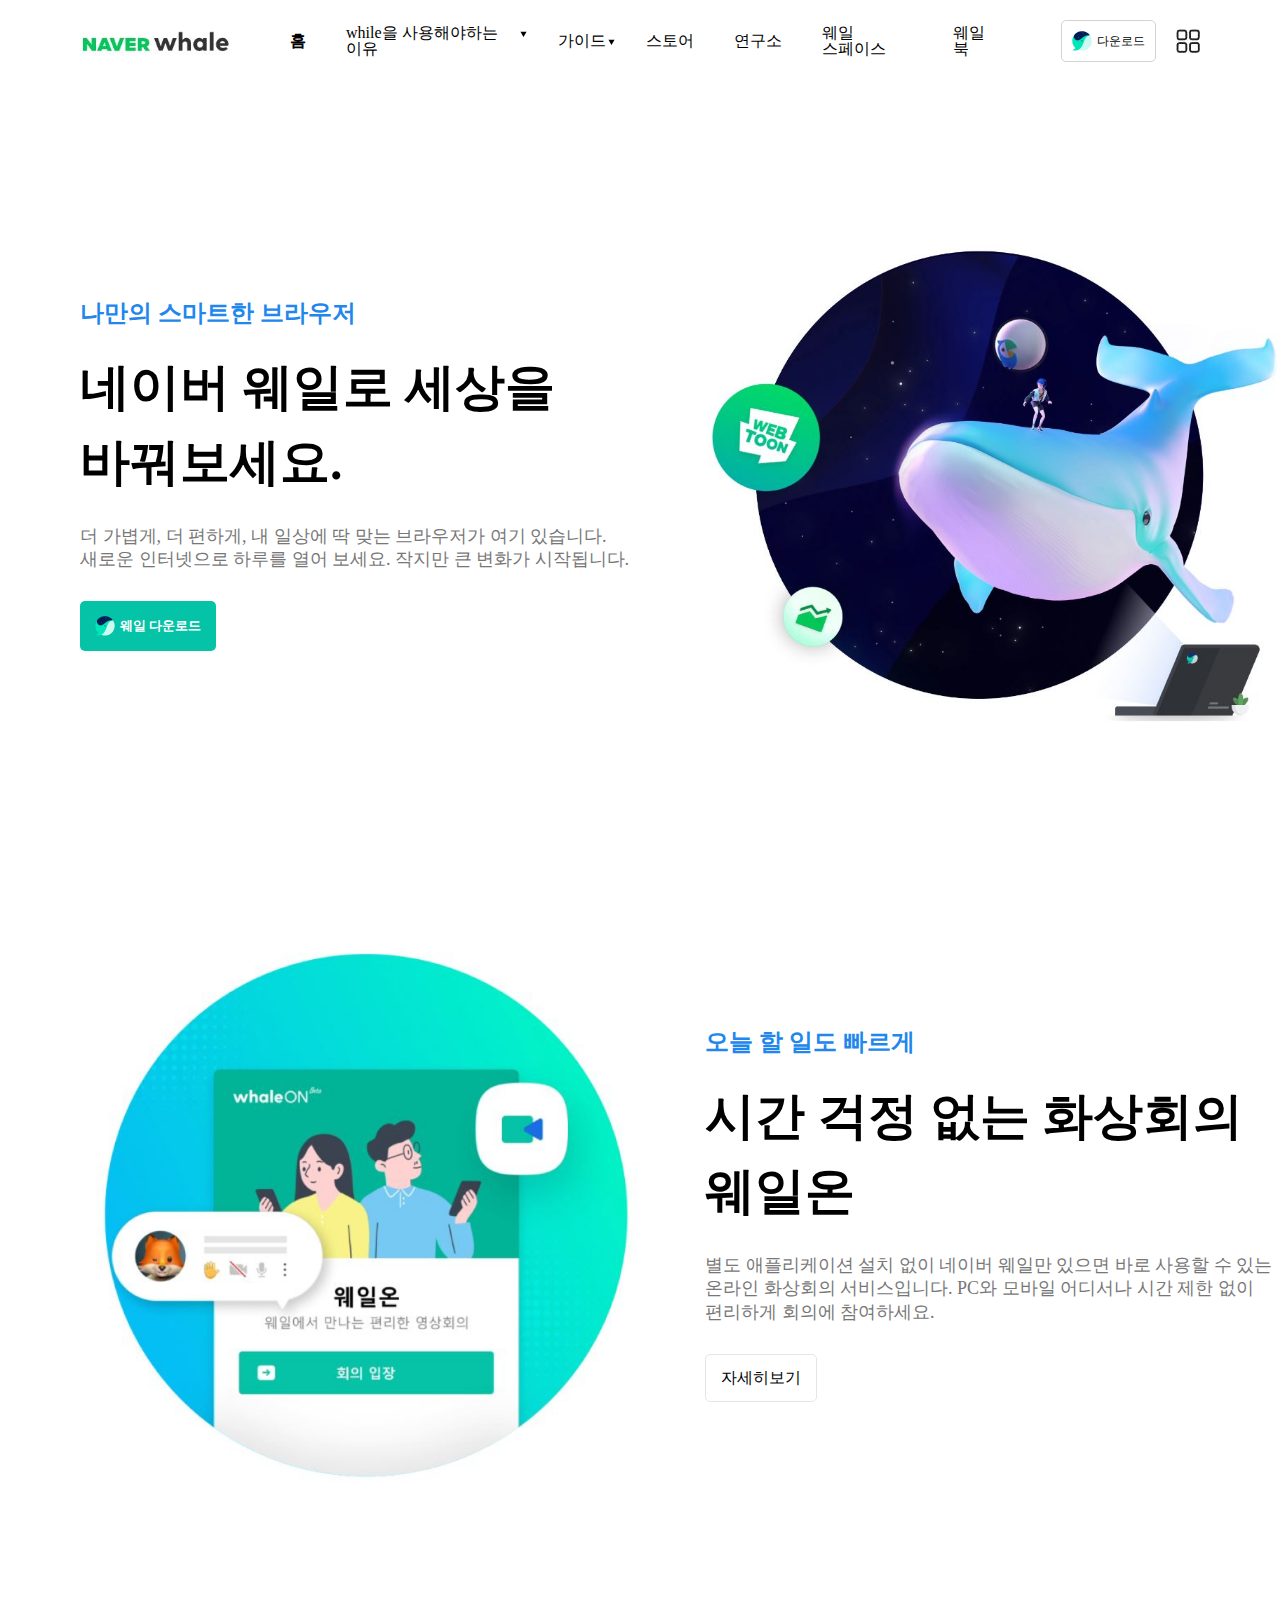
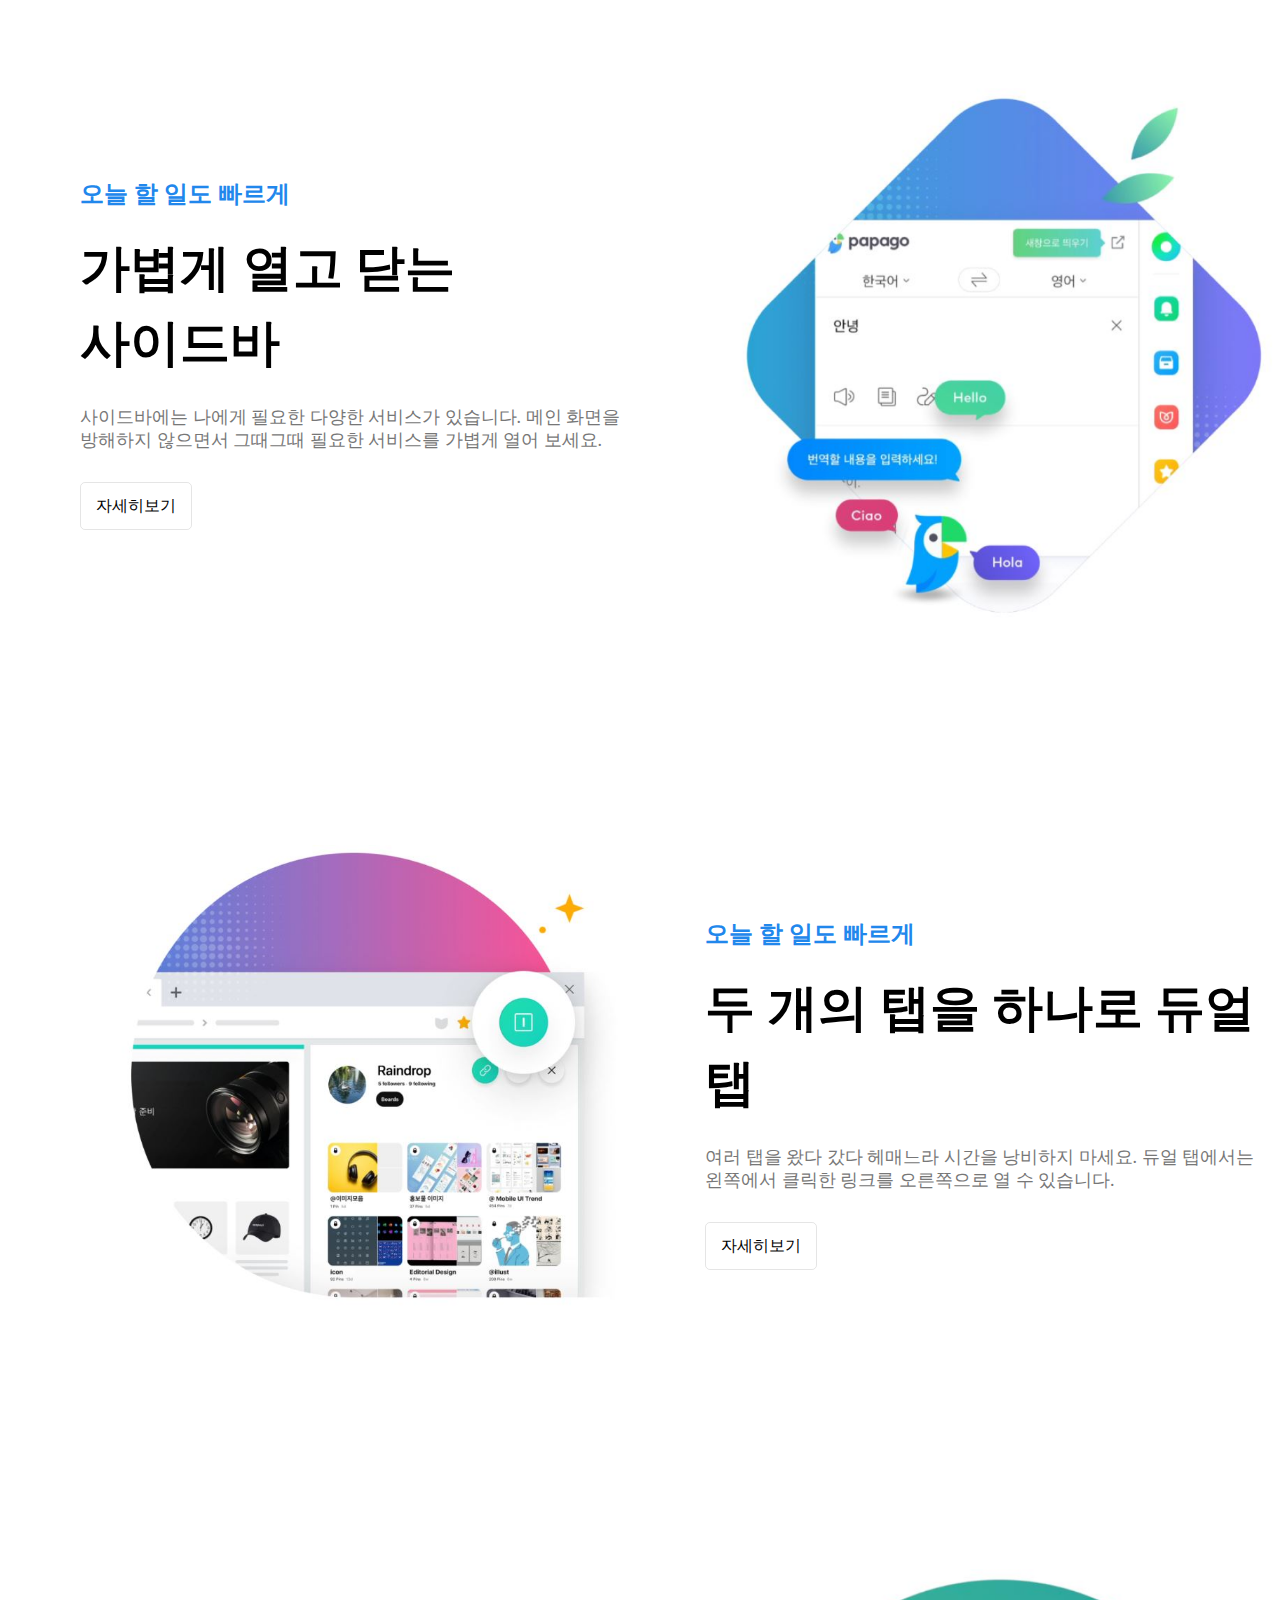
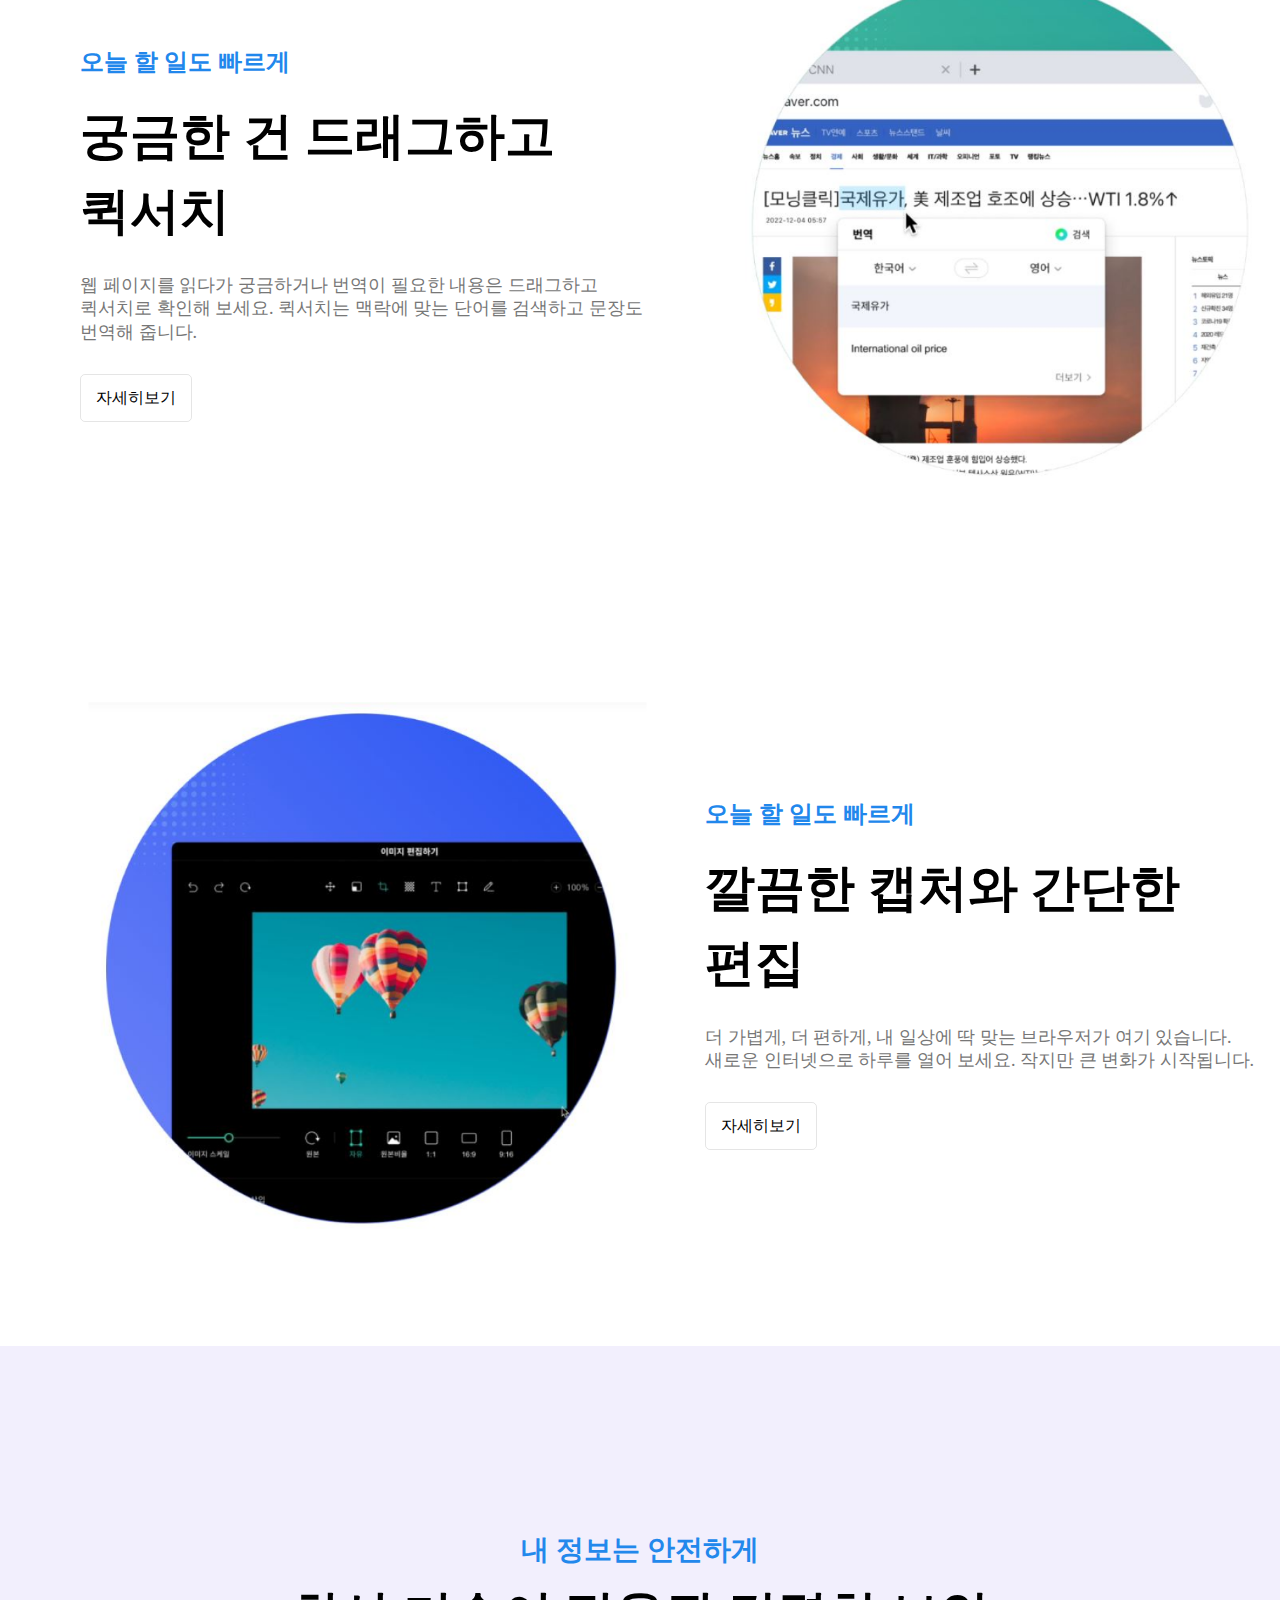
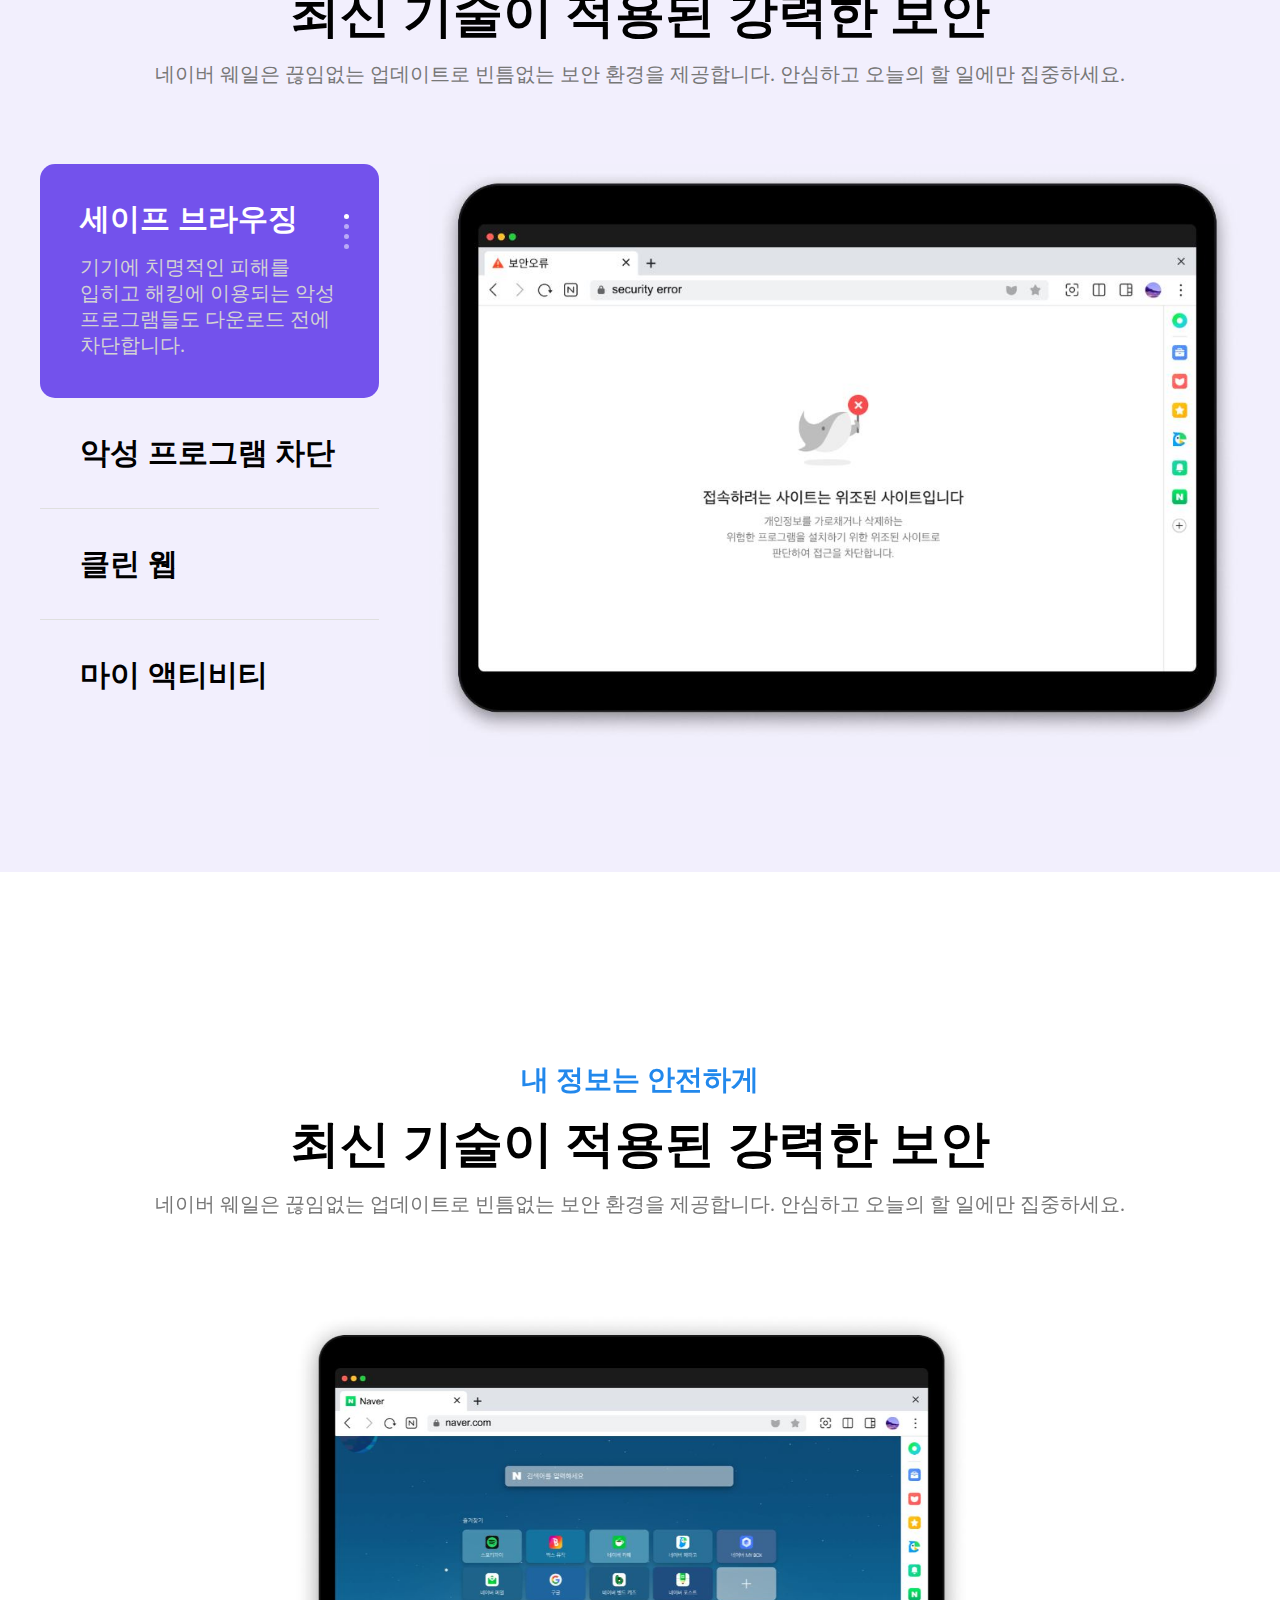
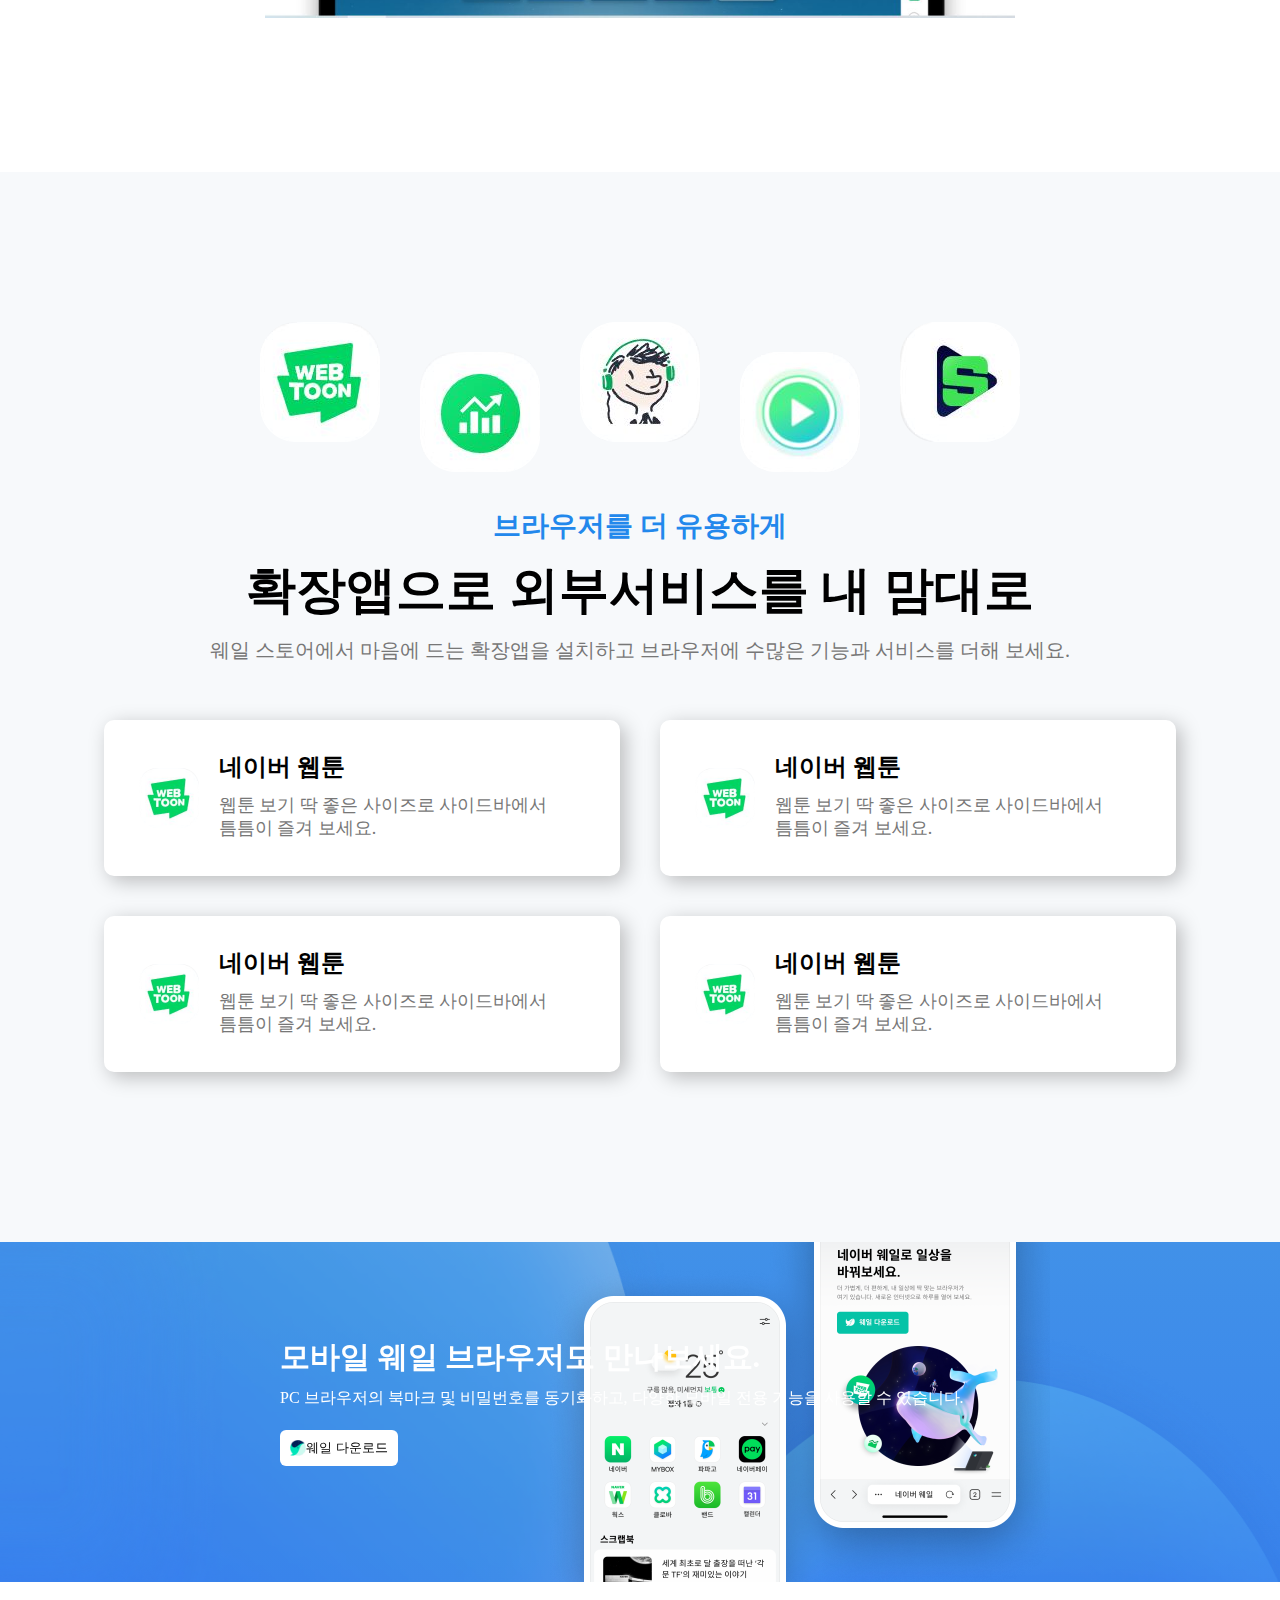
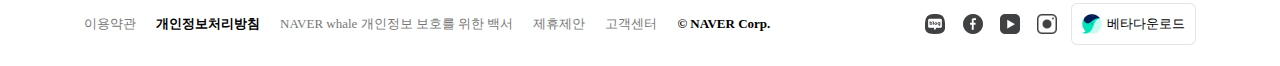
<file: project/whale/index.html>
<!DOCTYPE html>
<html lang="en">

<head>
    <meta charset="UTF-8">
    <meta name="viewport" content="width=device-width, initial-scale=1.0">
    <title>Document</title>
    <link rel="stylesheet" href="css/reset.css">
    <link rel="stylesheet" href="css/common.css">
    <link rel="stylesheet" href="css/style.css">
</head>

<body>
    <div class="wrap_wrapper">
        <div class="header_wrap">
            <header>
                <nav>
                    <div class="logo">
                        <img src="img/logo.png" alt="logo">
                    </div>
                    <div class="nav_list">
                        <ul>
                            <li>
                                <a href="#">홈</a>
                            </li>
                            <li class="arrow">
                                <a href="#">while을 사용해야하는 이유

                                </a>
                                <ul>
                                    <li>
                                        <a href="#">브랜드 스토리</a>
                                    </li>
                                    <li>
                                        <a href="#">주요기능</a>
                                    </li>
                                </ul>
                            </li>
                            <li class="arrow">
                                <a href="#">가이드

                                </a>
                                <ul>
                                    <li>
                                        <a href="#">what's new</a>
                                    </li>
                                    <li>
                                        <a href="#">이용 가이드</a>
                                    </li>
                                    <li>
                                        <a href="#">마이 액티비티</a>
                                    </li>
                                </ul>
                            </li>
                            <li>
                                <a href="#">스토어</a>
                            </li>
                            <li>
                                <a href="#">연구소</a>
                            </li>
                            <li>
                                <a href="#">웨일 스페이스</a>
                            </li>
                            <li>
                                <a href="#">웨일 북</a>
                            </li>
                        </ul>
                    </div>
                    <div class="menus">
                        <div class="download">
                            <a href="#">
                                <img src="img/symbol.png" alt="웨일심볼">
                                <span>다운로드</span>
                            </a>
                        </div>
                        <div class="menu_ico">
                            <a href="#">
                                <img src="img/menu.png" alt="메뉴버튼">
                            </a>
                        </div>
                        <div class="m_menu">
                            <a href="#">
                                <img src="img/m_menu.png" alt="모바일메뉴버튼">
                            </a>
                        </div>
                    </div>
                </nav>
            </header>
        </div>
        <div class="wrap">
            <section class="sec browser ">
                <div class="txt">
                    <h5>나만의 스마트한 브라우저</h5>
                    <h2>네이버 웨일로 세상을 <br>
                        바꿔보세요.
                    </h2>
                    <p>더 가볍게, 더 편하게, 내 일상에 딱 맞는 브라우저가 여기 있습니다. 새로운 인터넷으로 하루를 열어 보세요. 작지만 큰 변화가 시작됩니다.</p>
                    <div class="download">
                        <img src="img/symbol.png" alt="웨일심볼">
                        <a href="#">웨일 다운로드</a>
                    </div>
                </div>
                <div class="thumbnail">
                    <img src="img/browser01.png" alt="브라우저1">
                </div>
            </section>
            <section class="sec browser ">
                <div class="txt">
                    <h5>오늘 할 일도 빠르게</h5>
                    <h2>시간 걱정 없는 화상회의 웨일온
                    </h2>
                    <p>별도 애플리케이션 설치 없이 네이버 웨일만 있으면 바로 사용할 수 있는 온라인 화상회의 서비스입니다. PC와 모바일 어디서나 시간 제한 없이 편리하게 회의에 참여하세요.
                    </p>
                    <div class="detail_btn">
                        <a href="#">자세히보기</a>
                    </div>
                </div>
                <div class="thumbnail">
                    <img src="img/browser02.png" alt="브라우저2">
                </div>
            </section>
            <section class="sec browser ">
                <div class="txt">
                    <h5>오늘 할 일도 빠르게</h5>
                    <h2>가볍게 열고 닫는 사이드바
                    </h2>
                    <p>사이드바에는 나에게 필요한 다양한 서비스가 있습니다. 메인 화면을 방해하지 않으면서 그때그때 필요한 서비스를 가볍게 열어 보세요.</p>
                    <div class="detail_btn">
                        <a href="#">자세히보기</a>
                    </div>
                </div>
                <div class="thumbnail">
                    <img src="img/browser03.png" alt="브라우저3">
                </div>
            </section>
            <section class="sec browser ">
                <div class="txt">
                    <h5>오늘 할 일도 빠르게</h5>
                    <h2>두 개의 탭을 하나로 듀얼 탭
                    </h2>
                    <p>여러 탭을 왔다 갔다 헤매느라 시간을 낭비하지 마세요. 듀얼 탭에서는 왼쪽에서 클릭한 링크를 오른쪽으로 열 수 있습니다.</p>
                    <div class="detail_btn">
                        <a href="#">자세히보기</a>
                    </div>
                </div>
                <div class="thumbnail">
                    <img src="img/browser04.png" alt="브라우저4">
                </div>
            </section>
            <section class="sec browser ">
                <div class="txt">
                    <h5>오늘 할 일도 빠르게</h5>
                    <h2>궁금한 건 드래그하고 <br>퀵서치
                    </h2>
                    <p>웹 페이지를 읽다가 궁금하거나 번역이 필요한 내용은 드래그하고 퀵서치로 확인해 보세요. 퀵서치는 맥락에 맞는 단어를 검색하고 문장도 번역해 줍니다.</p>
                    <div class="detail_btn">
                        <a href="#">자세히보기</a>
                    </div>
                </div>
                <div class="thumbnail">
                    <img src="img/browser05.png" alt="브라우저5">
                </div>
            </section>
            <section class="sec browser ">
                <div class="txt">
                    <h5>오늘 할 일도 빠르게</h5>
                    <h2>깔끔한 캡처와 간단한 편집
                    </h2>
                    <p>더 가볍게, 더 편하게, 내 일상에 딱 맞는 브라우저가 여기 있습니다. 새로운 인터넷으로 하루를 열어 보세요. 작지만 큰 변화가 시작됩니다.</p>
                    <div class="detail_btn">
                        <a href="#">자세히보기</a>
                    </div>
                </div>
                <div class="thumbnail">
                    <img src="img/browser06.png" alt="브라우저6">
                </div>
            </section>
            <div class="security_wrap">
                <section class="sec security">
                    <div class="sec_tit">
                        <h5>내 정보는 안전하게</h5>
                        <h2>최신 기술이 적용된 강력한 보안</h2>
                        <p>네이버 웨일은 끊임없는 업데이트로 빈틈없는 보안 환경을 제공합니다. 안심하고 오늘의 할 일에만 집중하세요.</p>
                    </div>
                    <div class="box">
                        <div class="security_list">
                            <ul>
                                <li>
                                    <h3>세이프 브라우징</h2>
                                        <p>기기에 치명적인 피해를 입히고 해킹에 이용되는 악성 프로그램들도 다운로드 전에 차단합니다.</p>
                                        <div class="setting">
                                            <span></span>
                                            <span></span>
                                            <span></span>
                                            <span></span>
                                        </div>
                                </li>
                                <li>
                                    <h3>악성 프로그램 차단</h2>
                                </li>
                                <li>
                                    <h3>클린 웹</h2>
                                </li>
                                <li>
                                    <h3>마이 액티비티</h2>
                                </li>

                            </ul>
                        </div>
                        <div class="thumbnail">
                            <img src="img/security.png" alt="시큐리티">
                        </div>
                    </div>
                </section>
            </div>
            <section class="sec widget">
                <div class="box">
                    <div class="sec_tit">
                        <h5>내 정보는 안전하게</h5>
                        <h2>최신 기술이 적용된 강력한 보안</h2>
                        <p>네이버 웨일은 끊임없는 업데이트로 빈틈없는 보안 환경을 제공합니다. 안심하고 오늘의 할 일에만 집중하세요.</p>
                    </div>
                    <div class="widget_img">
                        <img src="img/widget_img.png" alt="위젯">
                    </div>
                </div>
            </section>
            <section class="expansion">
                <div class="box">
                    <div class="app_list">
                        <ul>
                            <li>
                                <img src="img/app1.png" alt="앱1">
                            </li>
                            <li>
                                <img src="img/app2.png" alt="앱2">
                            </li>
                            <li>
                                <img src="img/app3.png" alt="앱3">
                            </li>
                            <li>
                                <img src="img/app4.png" alt="앱4">
                            </li>
                            <li>
                                <img src="img/app5.png" alt="앱5">
                            </li>
                        </ul>
                    </div>
                    <div class="sec_tit">
                        <h5>브라우저를 더 유용하게</h5>
                        <h2>확장앱으로 외부서비스를 내 맘대로</h2>
                        <p>웨일 스토어에서 마음에 드는 확장앱을 설치하고 브라우저에 수많은 기능과 서비스를 더해 보세요.</p>
                    </div>
                    <div class="best_app">
                        <ul>
                            <li>
                                <div class="app_ico">
                                    <img src="img/app1.png" alt="웹툰">
                                </div>
                                <div class="app_txt">
                                    <h3>네이버 웹툰</h3>
                                    <p>웹툰 보기 딱 좋은 사이즈로 사이드바에서 틈틈이 즐겨 보세요.</p>
                                </div>
                            </li>
                            <li>
                                <div class="app_ico">
                                    <img src="img/app1.png" alt="뮤직">
                                </div>
                                <div class="app_txt">
                                    <h3>네이버 웹툰</h3>
                                    <p>웹툰 보기 딱 좋은 사이즈로 사이드바에서 틈틈이 즐겨 보세요.</p>
                                </div>
                            </li>
                            <li>
                                <div class="app_ico">
                                    <img src="img/app1.png" alt="증권">
                                </div>
                                <div class="app_txt">
                                    <h3>네이버 웹툰</h3>
                                    <p>웹툰 보기 딱 좋은 사이즈로 사이드바에서 틈틈이 즐겨 보세요.</p>
                                </div>
                            </li>
                            <li>
                                <div class="app_ico">
                                    <img src="img/app1.png" alt="클립">
                                </div>
                                <div class="app_txt">
                                    <h3>네이버 웹툰</h3>
                                    <p>웹툰 보기 딱 좋은 사이즈로 사이드바에서 틈틈이 즐겨 보세요.</p>
                                </div>
                            </li>

                        </ul>
                    </div>
                </div>
            </section>
            <div class="bottom_banner">
                <div class="banner_txt">
                    <h4>모바일 웨일 브라우저도 만나보세요.</h4>
                    <span>PC 브라우저의 북마크 및 비밀번호를 동기화하고, 다양한 모바일 전용 기능을 사용할 수 있습니다.</span>
                    <button class="download">
                        <a href="#">
                            <img src="img/symbol.png" alt="웨일심볼">
                            <a href="#">웨일 다운로드</a>
                        </a>
                    </button>
                </div>
                <div class="img"><img src="img/footer_banner.png" alt="푸터배너"></div>
                <div class="img1"><img src="img/footer_banner1.png" alt="푸터배너1"></div>


            </div>
        </div>
        <footer>
            <ul>
                <li>
                    <a href="#">이용약관</a>
                </li>
                <li>
                    <a href="#">개인정보처리방침</a>
                </li>
                <li>
                    <a href="#">NAVER whale 개인정보 보호를 위한 백서</a>
                </li>
                <li>
                    <a href="#">제휴제안</a>
                </li>
                <li>
                    <a href="#">고객센터</a>
                </li>
                <li>
                    <a href="#">© NAVER Corp.</a>
                </li>
            </ul>
            <div class="footer_right">
                <div class="sns">
                    <img src="img/blog.png" alt="블로그">
                    <img src="img/face.png" alt="페북">
                    <img src="img/youtube.png" alt="유튜브">
                    <img src="img/insta.png" alt="인스타">
                </div>
                <button class="download">
                    <img src="img/symbol.png" alt="웨일심볼">
                    <a href="#">베타다운로드</a>
                </button>
            </div>
        </footer>
    </div>
</body>

</html>
</file>
<file: project/whale/css/common.css>
@charset "UTF";

body {
    word-break: keep-all;
    overflow-x: hidden;
}

/*! header start*/
.header_wrap {
    position: fixed;
    top: 0;
    left: 0;
    background-color: #fff;
    width: calc(100vw - (100vw - 100%));
    height: 82px;
    z-index: 1000;
}

header {
    margin: 0 auto;
    padding: 20px 80px;
    box-sizing: border-box;
    position: fixed;
    top: 0%;
    left: 50%;
    transform: translate(-50%, 0);
    width: 100%;
    background-color: #fff;
    z-index: 20;
    display: flex;
    justify-content: space-between;
    max-width: 1440px;
}

header nav {
    flex-grow: 1;
    display: flex;
    justify-content: space-between;
    max-width: 1340px;
}

header nav .menus,
header .menus .download,
header>nav,
header>nav .nav_list>ul,
header>header .menus {
    display: flex;
    align-items: center;
}

header>nav {
    justify-content: space-between;
}

header>nav .nav_list>ul {
    display: flex;
    gap: 40px;
    margin-right: 60px;
}

header>nav .nav_list ul li {
    position: relative;

}

header>nav .nav_list>ul>li:first-child {
    font-weight: 600;
}

header>nav .nav_list ul li a+ul {
    position: absolute;
    top: 110%;
    left: 0;
    transform: translate(0, 20%);
    opacity: 0;
    visibility: hidden;
    transition: 0.3s;
    z-index: 1000;
    background-color: #fff;
}

header>nav .nav_list ul li:hover a+ul {
    opacity: 1;
    visibility: visible;
    border: 1px solid lightgray;
    width: 100%;
    min-width: 150px;
    border-radius: 7px;
    padding: 10px 0;
}

header>nav .nav_list ul li:hover a+ul li a {
    padding: 10px 20px;
    font-size: 14px;
}

header>nav .nav_list ul li a+ul li a:hover {
    background-color: lightgray;
    width: 100%;
    box-sizing: border-box;
}


.arrow::after {
    content: "";
    background-image: url(../img/arrow.png);
    position: absolute;
    top: 0;
    right: -15px;
    width: 18px;
    height: 18px;
    display: block;
    line-height: 16px;
    border-radius: 3px;
}

.arrow:hover::after {
    transform: rotate(180deg);
    background-color: #dfdfdf;
    border-radius: 3px;
}

.nav_list>ul>li::after:hover {
    display: none;
}

header .menus {
    gap: 20px;
}

header .menus .download {
    border: 1px solid lightgray;
    padding: 10px;
    font-size: 12px;
    border-radius: 5px;
    gap: 5px;
    margin: 0;
}

header .menus .download:hover {
    background-color: #efefef;
}

header .logo {
    margin-right: 60px;
}

header .logo img {
    max-width: 150px;
}

.wrap {
    padding-top: 106px;
}

.download a {
    display: flex;
    align-items: center;
    line-height: 16px;
    gap: 5px;
}

.m_menu {
    display: none;
}

@media(max-width:1240px) {
    .nav_list {
        display: none;
    }

    .m_menu {
        display: block;
    }
}

@media(max-width:768px) {
    header {
        padding: 20px;
    }

    .wrap .browser {
        flex-direction: column;
    }

}

/*! header end*/
.wrap img {
    width: 100%;
}

/*! common start*/
section .sec_tit {
    text-align: center;
    margin: 40px 0;
}

section .sec_tit h5 {
    color: #2288EC;
    font-weight: bold;
    font-size: 28px;
}

section .sec_tit h2 {
    font-weight: bold;
    font-size: 50px;
    margin: 25px 0;
}

section .sec_tit p {
    color: #777;
    font-size: 20px;
}

/*! common end*/
@media(max-width:768px) {
    section .sec_tit h5 {
        color: #2288EC;
        font-weight: bold;
        font-size: 22px;
    }

    section .sec_tit h2 {
        font-weight: bold;
        font-size: 30px;
        margin: 25px 0;
    }

    section .sec_tit p {
        color: #777;
        font-size: 16px;
    }

}

/*footer start*/
footer {
    display: flex;
    align-items: center;
    max-width: 1270px;
    margin: 0 auto;
    padding: 21px 84px;
    font-size: 13px;
    justify-content: space-between;
}

.footer_right {
    display: flex;
    align-items: center;
}

.sns img {
    margin-right: 14px;
}

footer ul {
    display: flex;
    align-items: center;
    justify-content: space-between;
    color: #777;
}

footer ul li {
    margin-right: 20px;
}

footer ul li:nth-child(2) {
    font-weight: 600;
    color: #000;
}

footer ul li:last-child {
    color: #000;
    font-weight: 600;
}

footer .download {
    display: flex;
    align-items: center;
    justify-content: space-between;
    margin: 0;
    border: 1px solid rgba(0, 0, 0, 0.1);
}

footer .download img {
    margin-right: 5px;
}

.bottom_banner {
    position: relative;
    width: 100%;
    height: 340px;
    background: linear-gradient(rgb(65, 145, 232) 0%, rgb(57, 131, 237) 100%);
}

.bottom_banner .img img {
    position: absolute;
    top: 0;
    left: 0;
    height: 100%;
}

.banner_txt {
    position: absolute;
    top: 100px;
    color: #fff;
    left: 180px;
    z-index: 100;
    margin-left: 100px;
}

.banner_txt h4 {
    font-size: 30px;
    font-weight: bold;
}

.banner_txt span {
    margin-top: 18px;
    font-size: 16px;
}


.banner_txt .download img {
    width: 16px;
    height: 16px;
    object-fit: contain;
}

.download {
    margin-top: 24px;
    display: flex;
    text-align: left;
    padding: 10px;
    background-color: #fff;
    color: #000;
    font-size: 13px;
    border-radius: 6px;
}

.img1 {
    position: relative;
    right: 230px;
    display: flex;
    justify-content: end;
    z-index: 10;
}

.bottom_banner .img1>img {
    width: 500px;
}
</file>
<file: project/whale/css/style.css>
/*! browser start*/
.sec {
    box-sizing: border-box;
    width: 100%;
    max-width: 1440px;
    margin: 0px auto;
    padding-left: 80px;
    height: 740px;
    display: flex;
    align-items: center;
}

.wrap .browser {
    display: flex;
    align-items: center;
}

.wrap .browser:nth-child(even) {
    flex-direction: row-reverse;
}

.wrap .browser:nth-child(even) .txt {
    margin-right: 0;
    margin-left: 50px;
}

.wrap .browser>div {
    flex: 1;
}

.wrap .browser>.txt {
    margin-right: 50px;
}

.wrap .browser .txt>h5 {
    color: #2187EC;
    font-size: 24px;
    font-weight: bold;
}

.wrap .browser .txt>h2 {
    font-size: 50px;
    font-weight: bold;
    line-height: 150%;
    margin: 25px 0;
}

.wrap .browser .txt>p {
    font-size: 18px;
    color: #777;
    line-height: 1.3;
}

.thumbnail {
    display: flex;
    justify-content: center;
}



.detail_btn {
    display: inline-block;
    margin-top: 30px;
    padding: 15px;
    border-radius: 5px;
    display: inline-flex;
    align-items: center;
    gap: 5px;
    border: 1px solid rgba(0, 0, 0, 0.1);
    color: rgb(0, 0, 0);
}

.wrap .browser .download {
    background-color: #05C3A7;
    display: inline-block;
    margin-top: 30px;
    padding: 15px;
    border-radius: 5px;
    display: inline-flex;
    align-items: center;
    gap: 5px;
}

.wrap .browser .download>a {
    color: #fff;
    font-weight: bold;
}

.wrap .browser .download img {
    max-width: 22px;
}

.download {
    white-space: nowrap;
}


.sec.security {
    margin: 0 auto;
    display: block;
    height: 1126px;
    padding-left: 0;
    padding: 150px 0;

}

.security_wrap {
    width: 100vw;
    height: 100%;
    background-color: #F2EFFD;
}

@media(max-width:768px) {
    .wrap .browser:nth-child(even) {
        flex-direction: column;

    }

    .wrap .browser:nth-child(even) .txt {
        margin-left: 0;
    }

    .wrap .browser {
        padding: 100px 20px;
    }

    .wrap .browser .txt>h2 {
        font-size: 32px;
    }

    .wrap .browser .txt>h5 {
        font-size: 20px;
    }

    .wrap .browser .txt>p {
        font-size: 16px;
    }
}

/*! browser end*/


/*! security start*/


.wrap .security .box {
    display: flex;
    padding: 40px;
    gap: 50px;
}

.wrap .security .box .security_list {
    width: 35%;
}

.wrap .security .box .security_list li {
    padding: 40px;
    position: relative;
}

.wrap .security .box .security_list li:first-child {
    background-color: #7352EC;
    border-radius: 15px;
}

.wrap .security .box .security_list li:first-child h3 {
    color: #fff;
}

.wrap .security .box .security_list li:first-child p {
    color: lightgray;
    line-height: 1.3;
    margin-top: 20px;
}

.wrap .security .box .security_list li:nth-child(3),
.wrap .security .box .security_list li:nth-child(2) {
    border-bottom: 1px solid #dfdfdf;
}

.wrap .security .box .security_list h3 {
    font-size: 30px;
    font-weight: bold;
}

.wrap .security .box .security_list p {
    font-size: 20px;
}

.wrap .security .box .thumbnaul {
    width: 65%;
}

.wrap .security .setting {
    position: absolute;
    top: 50px;
    right: 30px;
    display: flex;
    flex-direction: column;
    gap: 5px;
}

.wrap .security .setting span {
    width: 5px;
    height: 5px;
    background-color: #fff;
    border-radius: 5px;
}

.wrap .security .setting span:not(:first-child) {
    opacity: 0.5;
}

@media(max-width:768px) {
    .wrap .security {
        padding: 60px 20px;
    }

    .wrap .security .box {
        padding: 0;
    }

    .wrap .security .box .security_list {
        width: 100%;
    }

    .wrap .security .box {
        flex-direction: column;
    }

    .wrap .security .box .thumbnaul {
        width: 100%;
    }
}

/*! security end*/

/*! widget start*/
.wrap .widget {
    display: flex;
    align-items: center;
    justify-content: center;
    height: 100vh;
    padding: 100px 0;
}

.wrap .widget .box {
    position: sticky;
    top: 25%;
}

.wrap .widget .sec_tit {
    margin-bottom: 100px;
}

.wrap .widget .widget_img {
    text-align: center;
}

.wrap .widget .widget_img img {
    max-width: 750px;
}

/*! widget end*/




/*! expansion start*/
.expansion {
    background-color: #F7F9FB;
}

.wrap .expansion .app_list ul {
    display: flex;
    justify-content: center;
    gap: 40px;
}

.wrap .expansion .app_list ul li:nth-child(even) {
    margin-top: 30px;
}

.wrap .expansion .best_app {
    max-width: 1280px;
    margin: 0 auto
}

.wrap .expansion .best_app ul li {
    background-color: #fff;
    margin: 20px;
    box-shadow: 5px 5px 20px 0px rgba(0, 0, 0, 0.25);
    padding: 35px;
    border-radius: 5px;
    box-sizing: border-box;
    display: flex;
    align-items: center;
    gap: 20px;
    border-radius: 10px;
}

.wrap .expansion .best_app ul li img {
    max-width: 80px;
}

.wrap .expansion .best_app ul li h3 {
    font-size: 24px;
    font-weight: bold;
    margin-bottom: 15px;
}

.wrap .expansion .best_app ul li p {
    font-size: 18px;
    color: #777;
    line-height: 1.3;
}

.wrap .expansion .best_app ul {
    width: 100%;
    display: flex;
    flex-wrap: wrap;
}

.wrap .expansion .best_app ul li {
    width: calc(50% - 40px)
}

.expansion {
    padding: 150px 84px;
    margin: 0 auto;
}

.best_app {
    flex-grow: 1;
}



/*! expansion end*/
</file>
